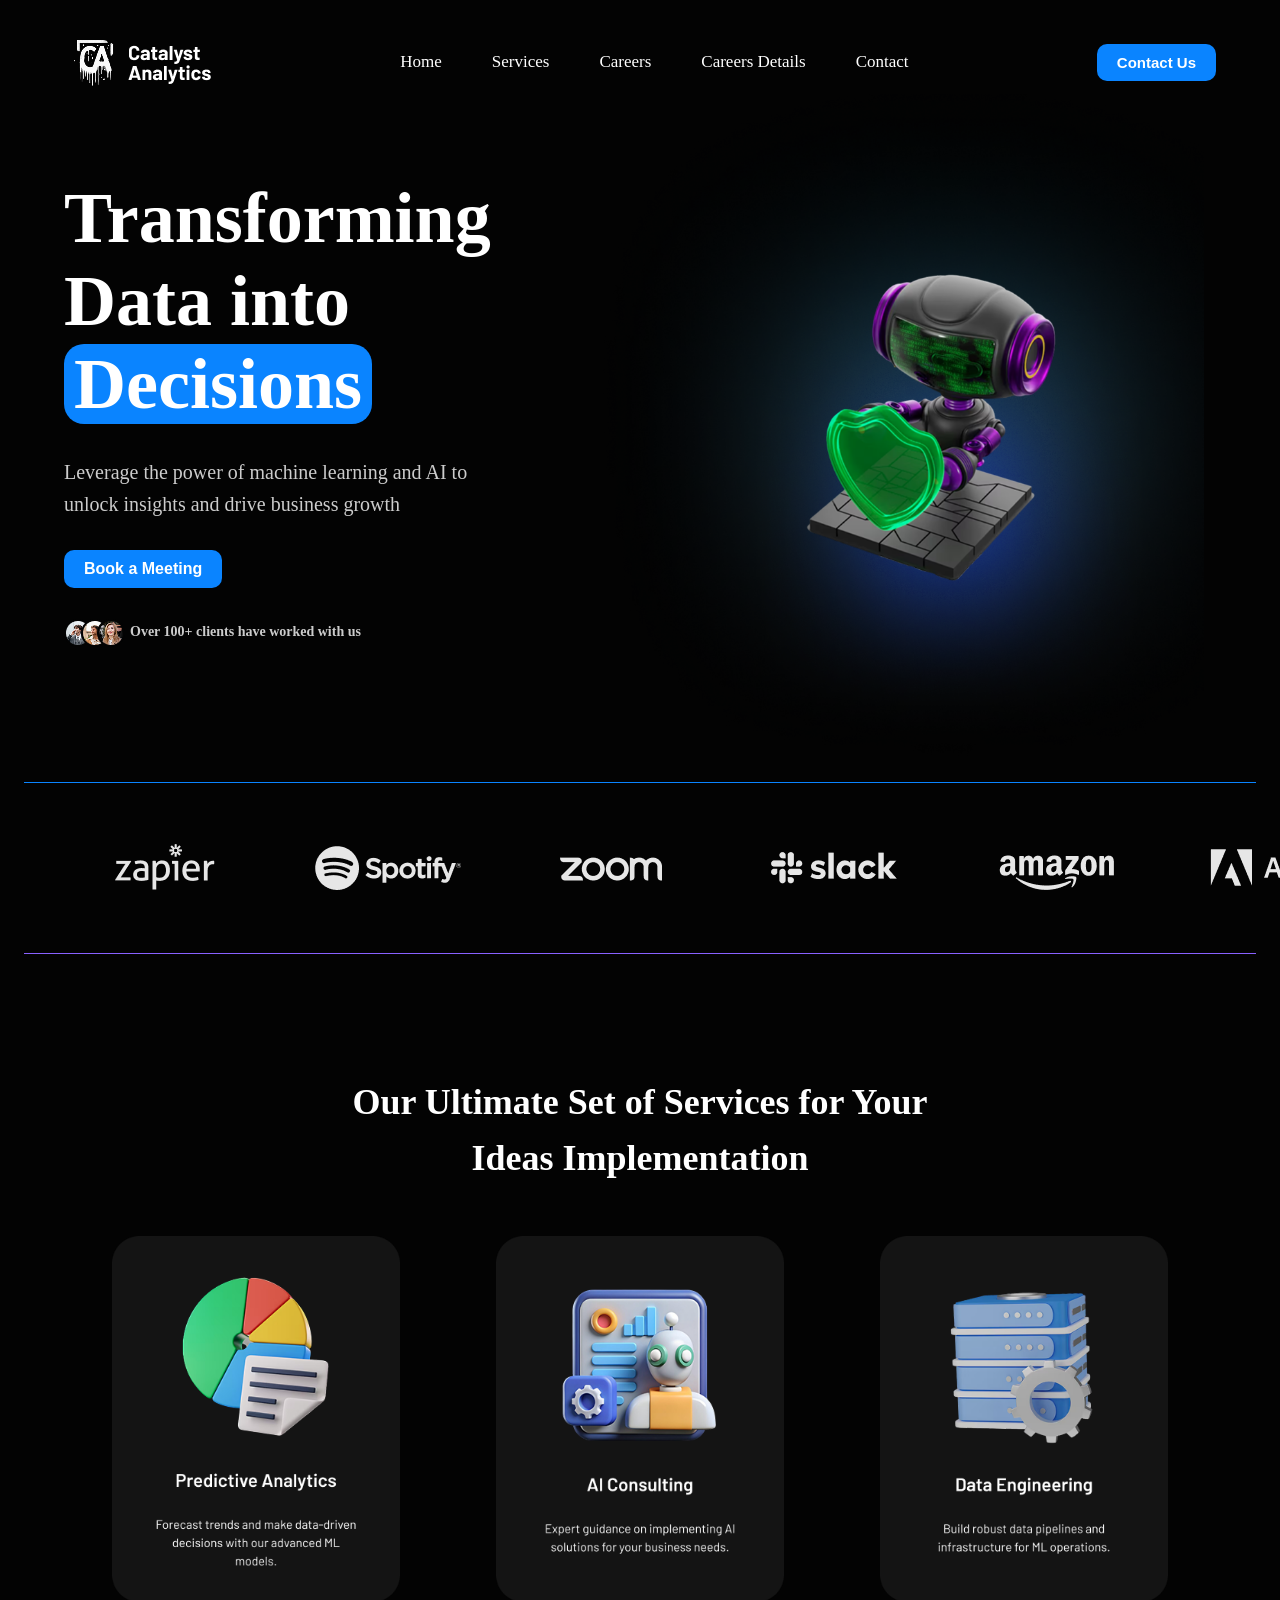
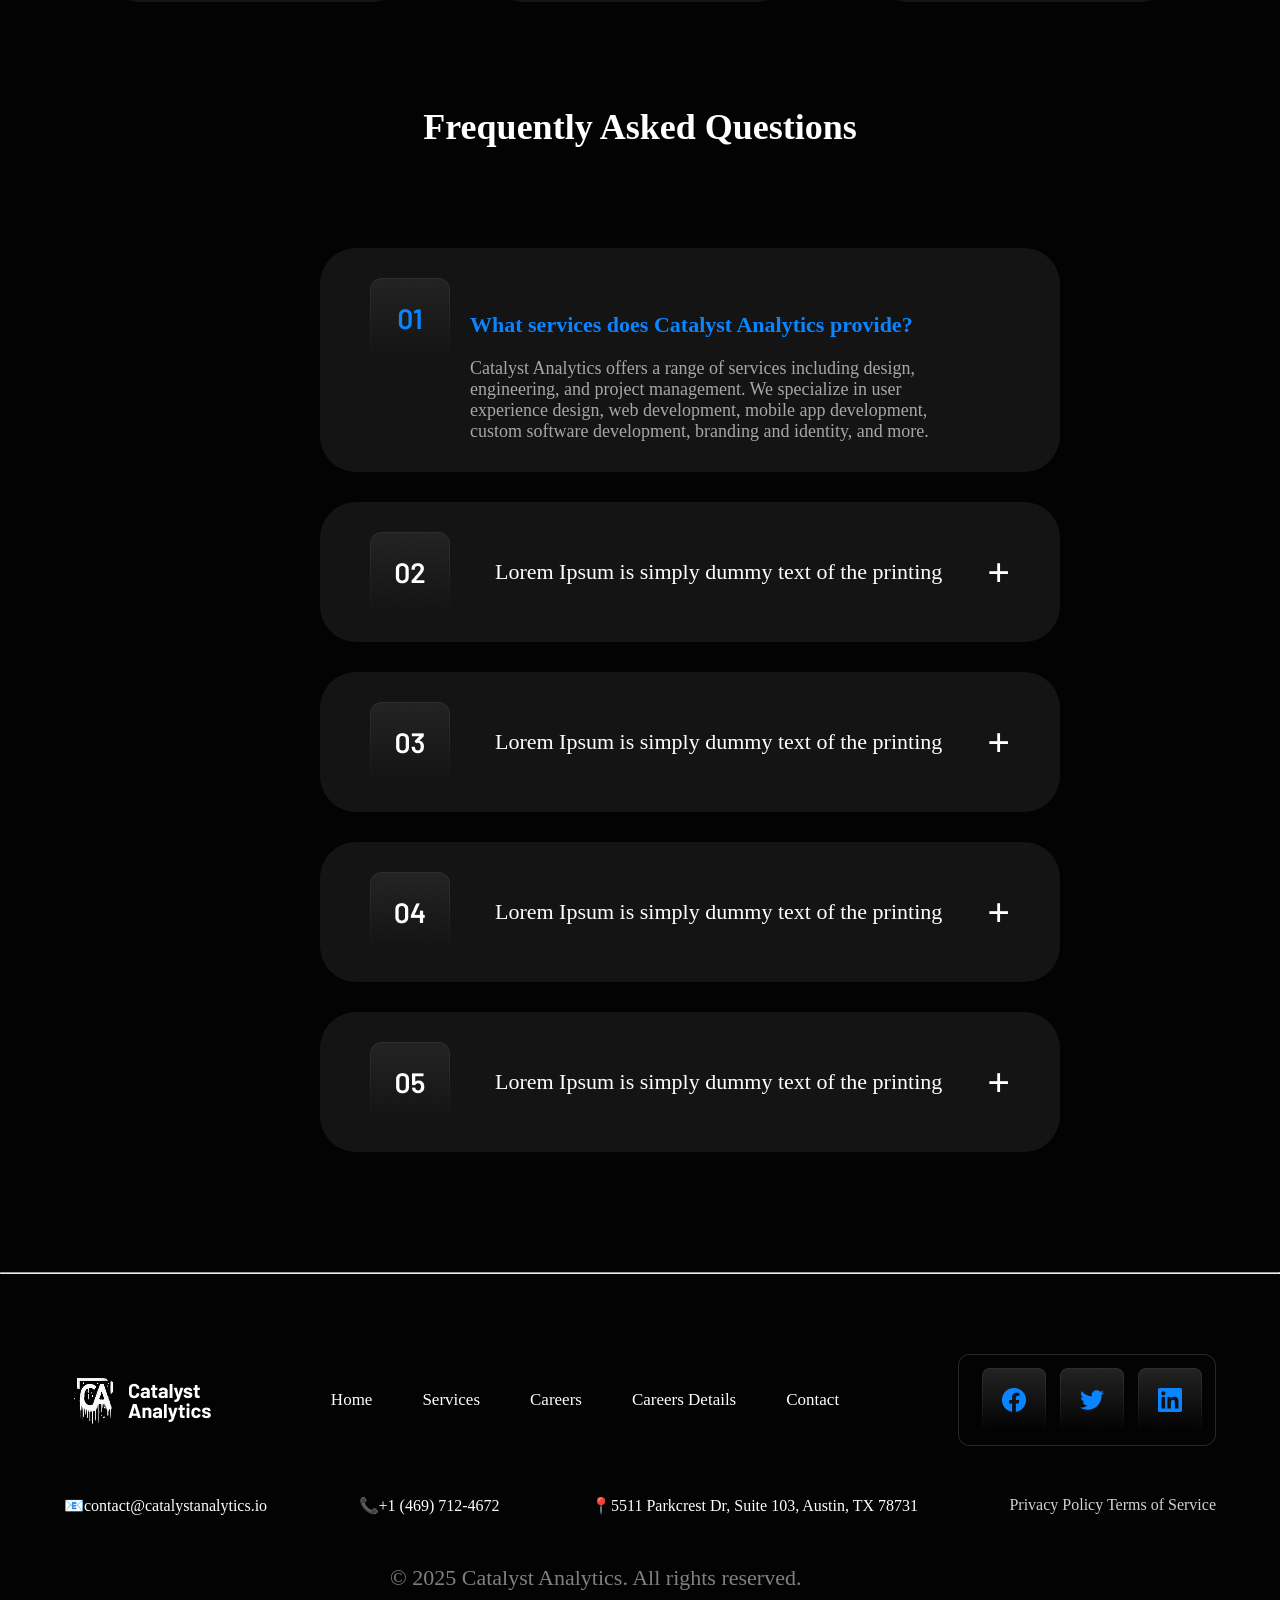
<file: index.html>
<!DOCTYPE html>
<html lang="en">

<head>
    <meta charset="UTF-8">
    <meta name="viewport" content="width=device-width, initial-scale=1.0">
    <title>Document</title>
    <link rel="stylesheet" href="style.css">
</head>

<body>

    <div class="header">
        <img src="/img/Logo (2).png" alt="Logo">
        <div class="mid">
            <a href="/index.html">Home</a>
            <a href="/services.html">Services</a>
            <a href="/career.html">Careers</a>
            <a href="/det.html">Careers Details</a>
            <a href="">Contact</a>
        </div>
        <button>Contact Us</button>
    </div>
    <div class="info">
        <div class="infotext">
            <h1>Transforming Data into <span
                    style="background-color: #0A84FF; border-radius: 20px; padding: 0px 10px;">Decisions</span></h1>
            <p>Leverage the power of machine learning and AI to unlock insights and drive business growth</p>
            <button>Book a Meeting</button>
            <div class="clients">
                <img src="/img/Group 20.png" alt="">
                <p>Over 100+ clients have worked with us</p>
            </div>
        </div>
        <div class="infoimg">
            <img src="/img/robot area.png" alt="">
        </div>
    </div>
    <div class="reklam">
        <img src="/img/Card.png" alt="">
        <img src="/img/Card (1).png" alt="">
        <img src="/img/Card (2).png" alt="">
        <img src="/img/Card (3).png" alt="">
        <img src="/img/Card (4).png" alt="">
        <img src="/img/Card (5).png" alt="">
    </div>
    <h1
        style="width: 580px; font-size: 36px; margin: auto; text-align: center; margin-top: 120px; line-height: 56px; font-weight: 600; margin-bottom: 50px;">
        Our Ultimate Set of Services for Your Ideas Implementation</h1>

    <div class="nastroyka">
        <div class="box"><img src="/img/Frame 19.png" alt=""></div>
        <div class="box"><img src="/img/Frame 20.png" alt=""></div>
        <div class="box"><img src="/img/Frame 21.png" alt=""></div>
    </div>
    <div class="questions">
        <h1>Frequently Asked Questions</h1>
        <div class="lorem1">
            <img src="/img/Container.png" alt="">
            <h3>What services does Catalyst Analytics provide?</h3>
            <p>Catalyst Analytics offers a range of services including design, engineering, and project management. We
                specialize in user experience design, web development, mobile app development, custom software
                development, branding and identity, and more.</p>

        </div>
        <div class="lorem">
            <img src="img/Container (1).png" alt="">
            <p>Lorem Ipsum is simply dummy text of the printing </p>
            <h2>+</h2>
        </div>
        <div class="lorem">
            <img src="/img/Container (2).png" alt="">
            <p>Lorem Ipsum is simply dummy text of the printing </p>
            <h2>+</h2>
        </div>
        <div class="lorem">
            <img src="/img/Container (3).png" alt="">
            <p>Lorem Ipsum is simply dummy text of the printing </p>
            <h2>+</h2>
        </div>
        <div class="lorem">
            <img src="img/Container (4).png" alt="">
            <p>Lorem Ipsum is simply dummy text of the printing </p>
            <h2>+</h2>
        </div>
    </div>
    <hr style="color: lightgray; margin-top: 30px;margin-bottom: 80px;">
    <div class="header">
        <img src="/img/Logo (2).png" alt="Logo">
        <div class="mid">
            <a href="">Home</a>
            <a href="">Services</a>
            <a href="">Careers</a>
            <a href="">Careers Details</a>
            <a href="">Contact</a>
        </div>
        <img src="img/Sub Container.png" alt="">
    </div>

    <div class="futer">
        <p>📧contact@catalystanalytics.io</p>
        <p>📞+1 (469) 712-4672</p>
        <p>📍5511 Parkcrest Dr, Suite 103, Austin, TX 78731</p>
        <p style="color: lightgray;">Privacy Policy Terms of Service</p>
    </div>
    <p style="font-size: 22px;  margin: auto; margin-top: 50px; width: 500px; color: gray;margin-bottom: 80px;">© 2025 Catalyst Analytics. All rights reserved.</p>
</body>

</html>
</file>
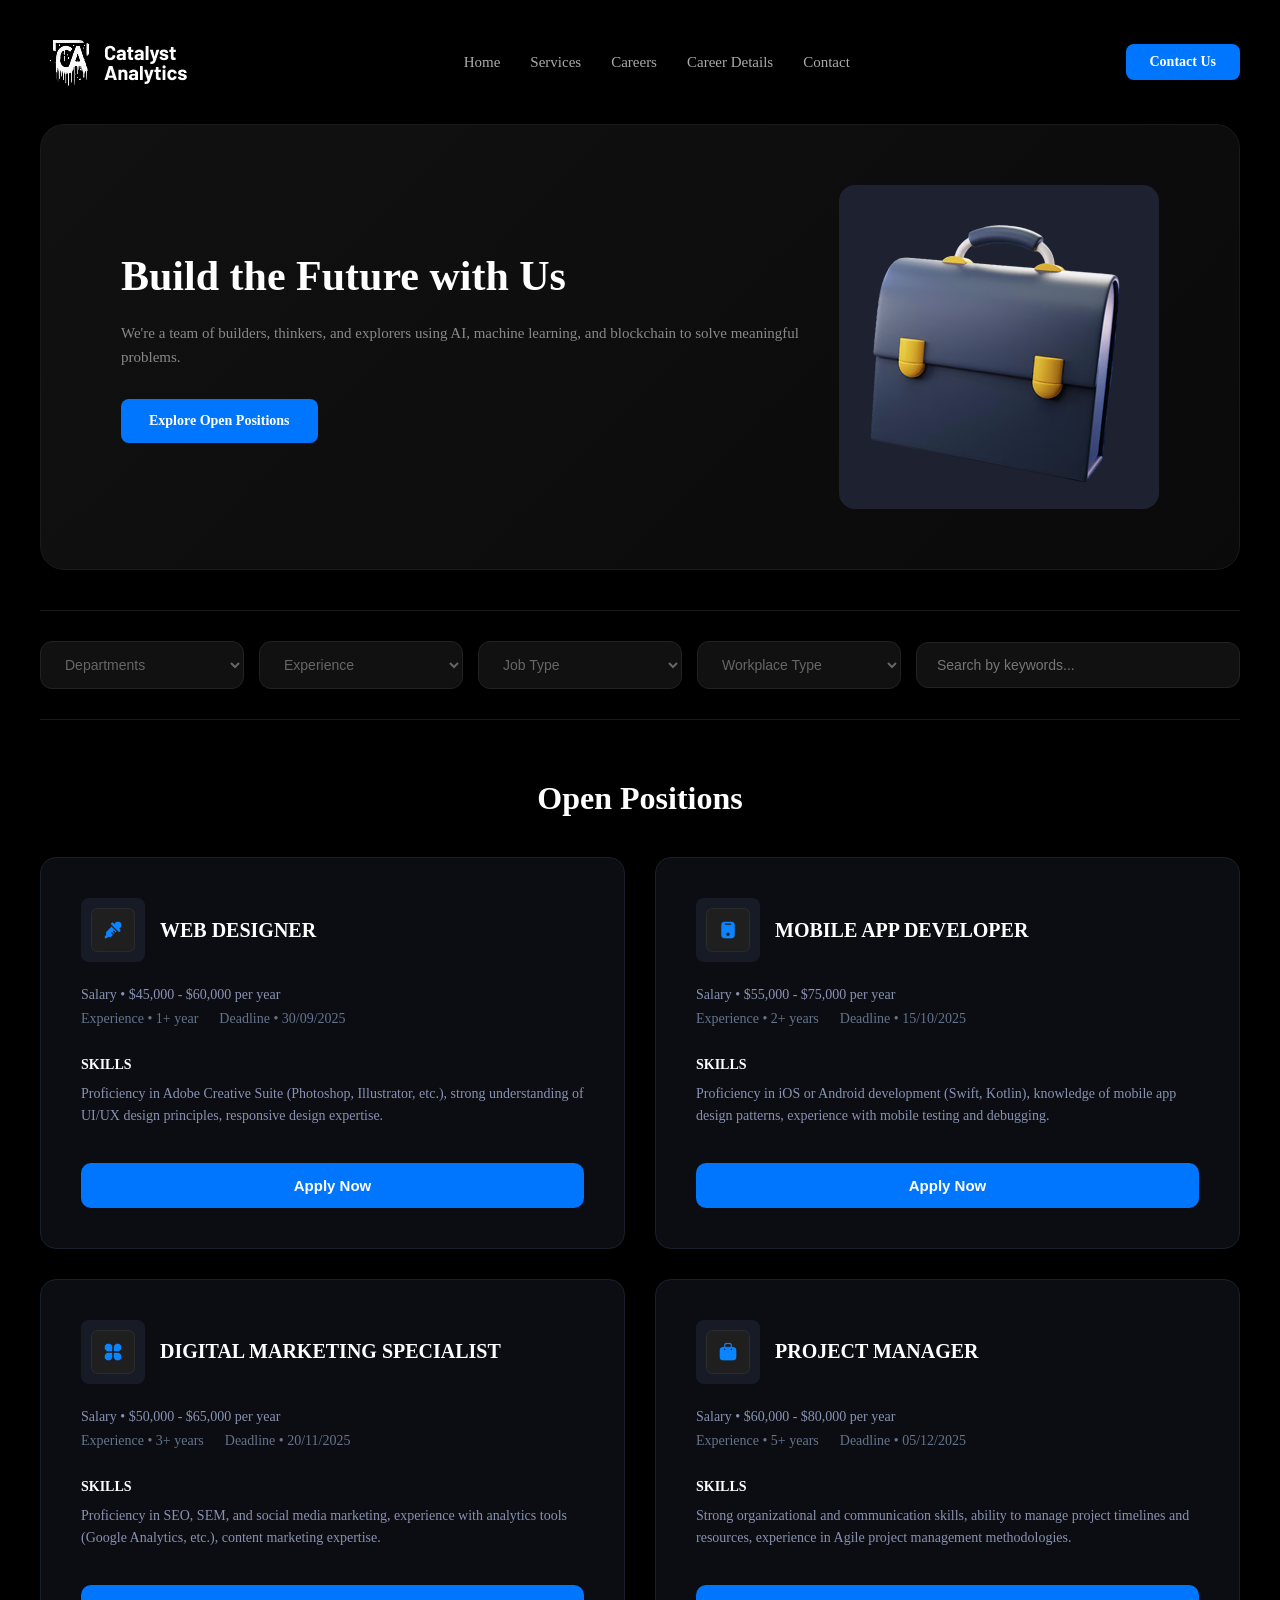
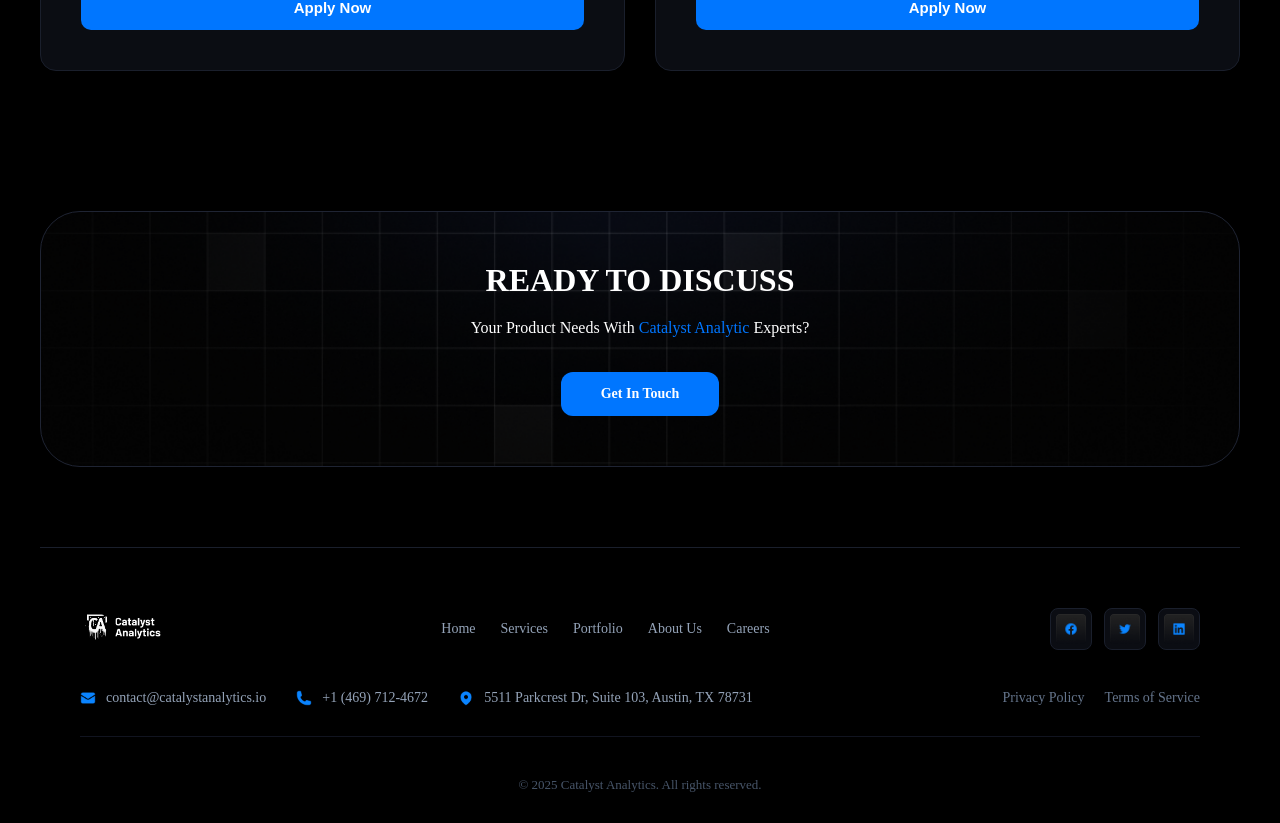
<file: career.html>
<!doctype html>
<html lang="en">
  <head>
    <meta charset="UTF-8" />
    <meta name="viewport" content="width=device-width, initial-scale=1.0" />
    <title>Catalyst Analytics - Careers</title>

    <link rel="stylesheet" href="career.css" />
  </head>
  <body>
    <div class="header">
      <div class="logo">
        <img src="./img/career.Logo (1).png" alt="" />
      </div>
      <nav>
        <a href="./index.html">Home</a>
        <a href="./services.html">Services</a>
        <a href="./career.html">Careers</a>
        <a href="/det.html">Career Details</a>
        <a href="">Contact</a>
      </nav>
      <a href="#" class="btn-contact">Contact Us</a>
    </div>

    <div class="main">
      <div class="hero-container">
        <div class="hero-content">
          <h1>Build the Future with Us</h1>
          <p>
            We're a team of builders, thinkers, and explorers using AI, machine
            learning, and blockchain to solve meaningful problems.
          </p>
          <a href="" class="btn-explore">Explore Open Positions</a>
        </div>
        <div class="hero-image-mock">
          <img src="./img/career.calogo1 2.png" alt="" />
        </div>
      </div>

      <div class="filters-bar">
        <select class="filter-select">
          <option>Departments</option>
        </select>
        <select class="filter-select">
          <option>Experience</option>
        </select>
        <select class="filter-select">
          <option>Job Type</option>
        </select>
        <select class="filter-select">
          <option>Workplace Type</option>
        </select>
        <div class="search-wrapper">
          <input
            type="text"
            class="search-input"
            placeholder="Search by keywords..."
          />
        </div>
      </div>
    </div>

    <div class="open-positions-section">
      <h2 class="section-title">Open Positions</h2>

      <div class="positions-grid">
        <a href="" class="position-card">
          <div class="card-header">
            <div class="card-icon">
              <img src="./img/career.Icon Container.png" alt="Web Designer" />
            </div>
            <h3>WEB DESIGNER</h3>
          </div>
          <div class="card-meta">Salary • $45,000 - $60,000 per year</div>
          <div class="card-details">
            Experience • 1+ year &nbsp;&nbsp;&nbsp;&nbsp; Deadline • 30/09/2025
          </div>
          <div class="card-skills">
            <h4>SKILLS</h4>
            <p>
              Proficiency in Adobe Creative Suite (Photoshop, Illustrator,
              etc.), strong understanding of UI/UX design principles, responsive
              design expertise.
            </p>
          </div>
          <button class="btn-apply">Apply Now</button>
        </a>

        <a href="" class="position-card">
          <div class="card-header">
            <div class="card-icon">
              <img
                src="./img/career.Icon Container (1).png"
                alt="Mobile Developer"
              />
            </div>
            <h3>MOBILE APP DEVELOPER</h3>
          </div>
          <div class="card-meta">Salary • $55,000 - $75,000 per year</div>
          <div class="card-details">
            Experience • 2+ years &nbsp;&nbsp;&nbsp;&nbsp; Deadline • 15/10/2025
          </div>
          <div class="card-skills">
            <h4>SKILLS</h4>
            <p>
              Proficiency in iOS or Android development (Swift, Kotlin),
              knowledge of mobile app design patterns, experience with mobile
              testing and debugging.
            </p>
          </div>
          <button class="btn-apply">Apply Now</button>
        </a>

        <a href="" class="position-card">
          <div class="card-header">
            <div class="card-icon">
              <img
                src="./img/career.Icon Container (2).png"
                alt="Digital Marketing"
              />
            </div>
            <h3>DIGITAL MARKETING SPECIALIST</h3>
          </div>
          <div class="card-meta">Salary • $50,000 - $65,000 per year</div>
          <div class="card-details">
            Experience • 3+ years &nbsp;&nbsp;&nbsp;&nbsp; Deadline • 20/11/2025
          </div>
          <div class="card-skills">
            <h4>SKILLS</h4>
            <p>
              Proficiency in SEO, SEM, and social media marketing, experience
              with analytics tools (Google Analytics, etc.), content marketing
              expertise.
            </p>
          </div>
          <button class="btn-apply">Apply Now</button>
        </a>

        <a href="" class="position-card">
          <div class="card-header">
            <div class="card-icon">
              <img
                src="./img/career.Icon Container (3).png"
                alt="Project Manager"
              />
            </div>
            <h3>PROJECT MANAGER</h3>
          </div>
          <div class="card-meta">Salary • $60,000 - $80,000 per year</div>
          <div class="card-details">
            Experience • 5+ years &nbsp;&nbsp;&nbsp;&nbsp; Deadline • 05/12/2025
          </div>
          <div class="card-skills">
            <h4>SKILLS</h4>
            <p>
              Strong organizational and communication skills, ability to manage
              project timelines and resources, experience in Agile project
              management methodologies.
            </p>
          </div>
          <button class="btn-apply">Apply Now</button>
        </a>
      </div>
    </div>

    <div class="discuss-section">
      <div class="discuss-card">
        <h2>READY TO DISCUSS</h2>
        <p>
          Your Product Needs With
          <span class="highlight-blue">Catalyst Analytic</span> Experts?
        </p>
        <a href="" class="btn-touch">Get In Touch</a>
      </div>
    </div>

    <div class="site-footer">
      <div class="footer-container">
        <div class="footer-row-top">
          <div class="footer-logo">
            <img src="./img/career.Logo (1).png" alt="Catalyst Analytics" />
          </div>

          <nav class="footer-nav">
            <a href="">Home</a>
            <a href="">Services</a>
            <a href="">Portfolio</a>
            <a href="">About Us</a>
            <a href="">Careers</a>
          </nav>

          <div class="footer-socials">
            <a href="" class="social-box"
              ><img src="./img/career.Button.png" alt="Facebook"
            /></a>
            <a href="" class="social-box"
              ><img src="./img/career.Button (2).png" alt="Twitter"
            /></a>
            <a href="" class="social-box"
              ><img src="./img/career.Button (1).png" alt="LinkedIn"
            /></a>
          </div>
        </div>

        <div class="footer-row-middle">
          <div class="footer-contacts">
            <a href="mailto:contact@catalystanalytics.io" class="contact-item">
              <img
                src="./img/career.Icon (4).png"
                alt="Email"
                class="contact-icon"
              />
              <span>contact@catalystanalytics.io</span>
            </a>
            <a href="tel:+14697124672" class="contact-item">
              <img
                src="./img/career.Icon (3).png"
                alt="Phone"
                class="contact-icon"
              />
              <span>+1 (469) 712-4672</span>
            </a>
            <div class="contact-item">
              <img
                src="./img/career.Icon (2).png"
                alt="Location"
                class="contact-icon"
              />
              <span>5511 Parkcrest Dr, Suite 103, Austin, TX 78731</span>
            </div>
          </div>

          <div class="footer-legal">
            <a href="">Privacy Policy</a>
            <a href="">Terms of Service</a>
          </div>
        </div>

        <div class="footer-row-bottom">
          <p>&copy; 2025 Catalyst Analytics. All rights reserved.</p>
        </div>
      </div>
    </div>
  </body>
</html>
</file>
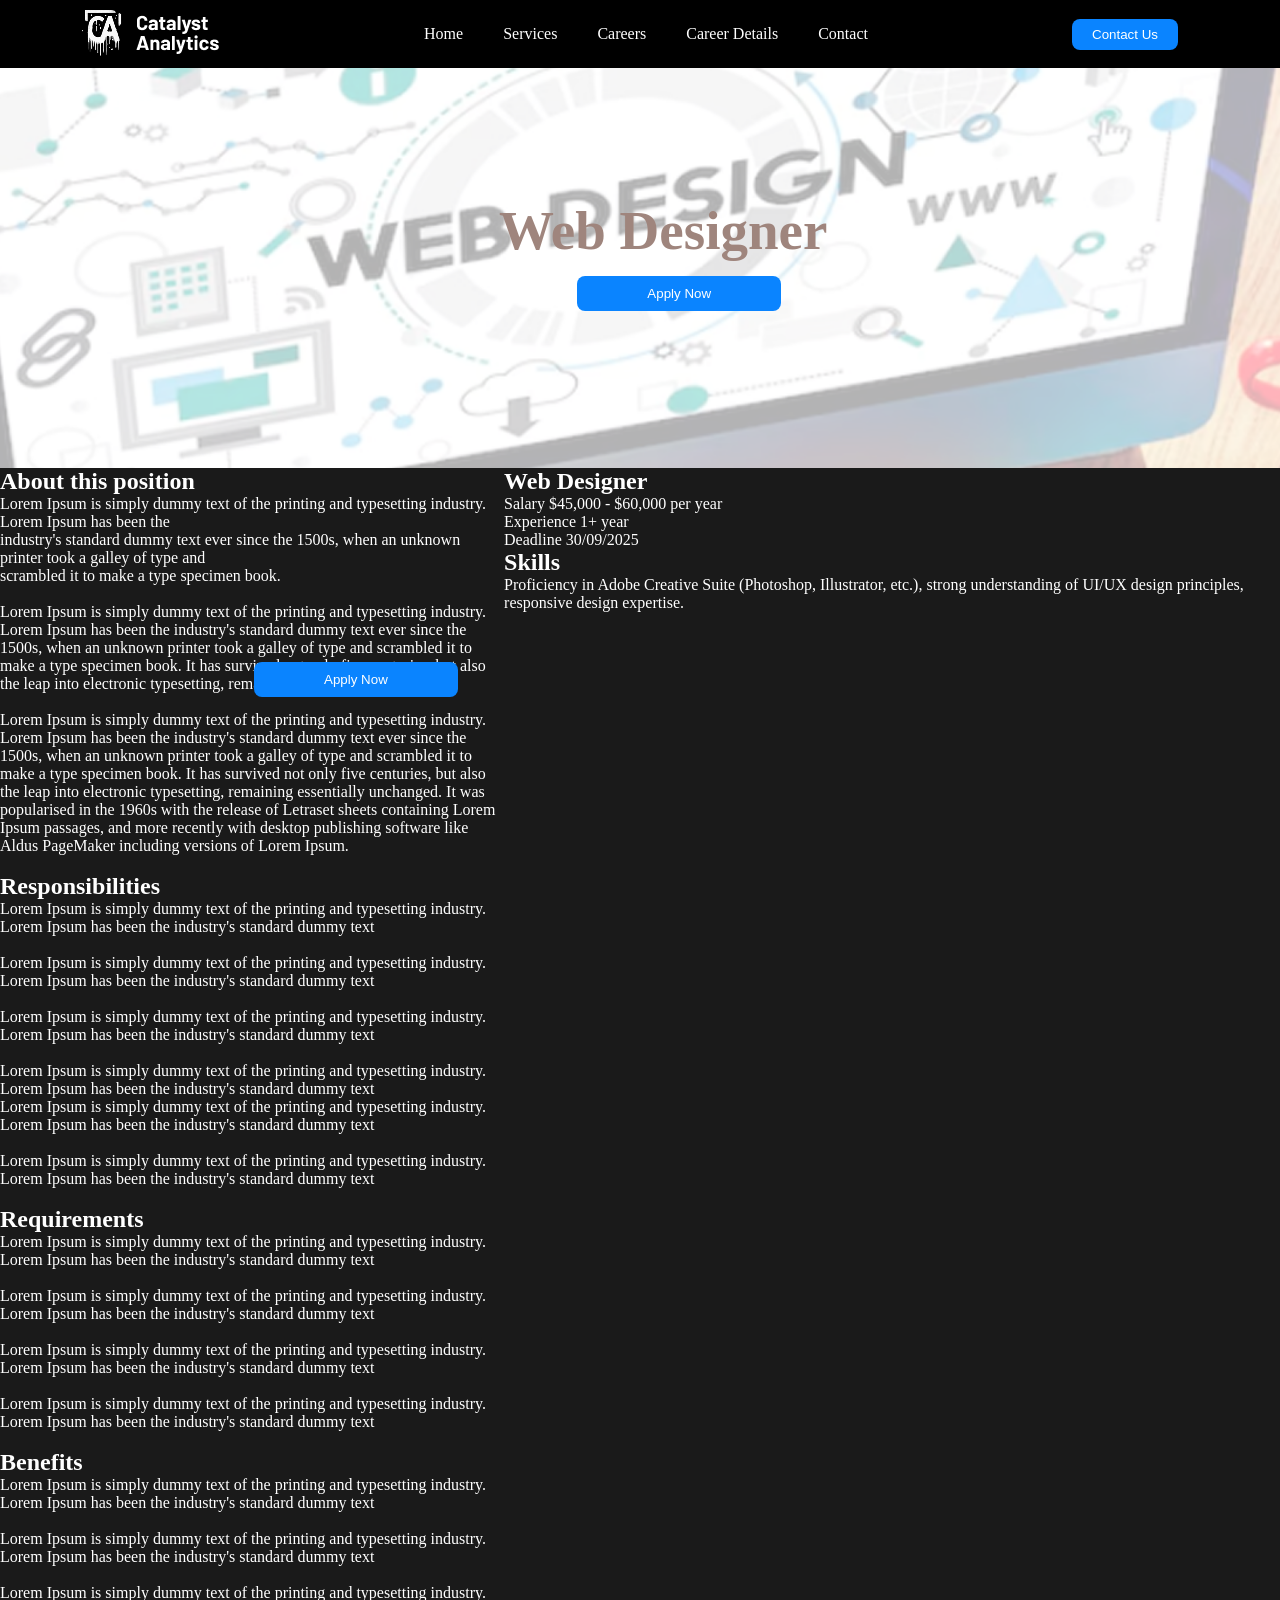
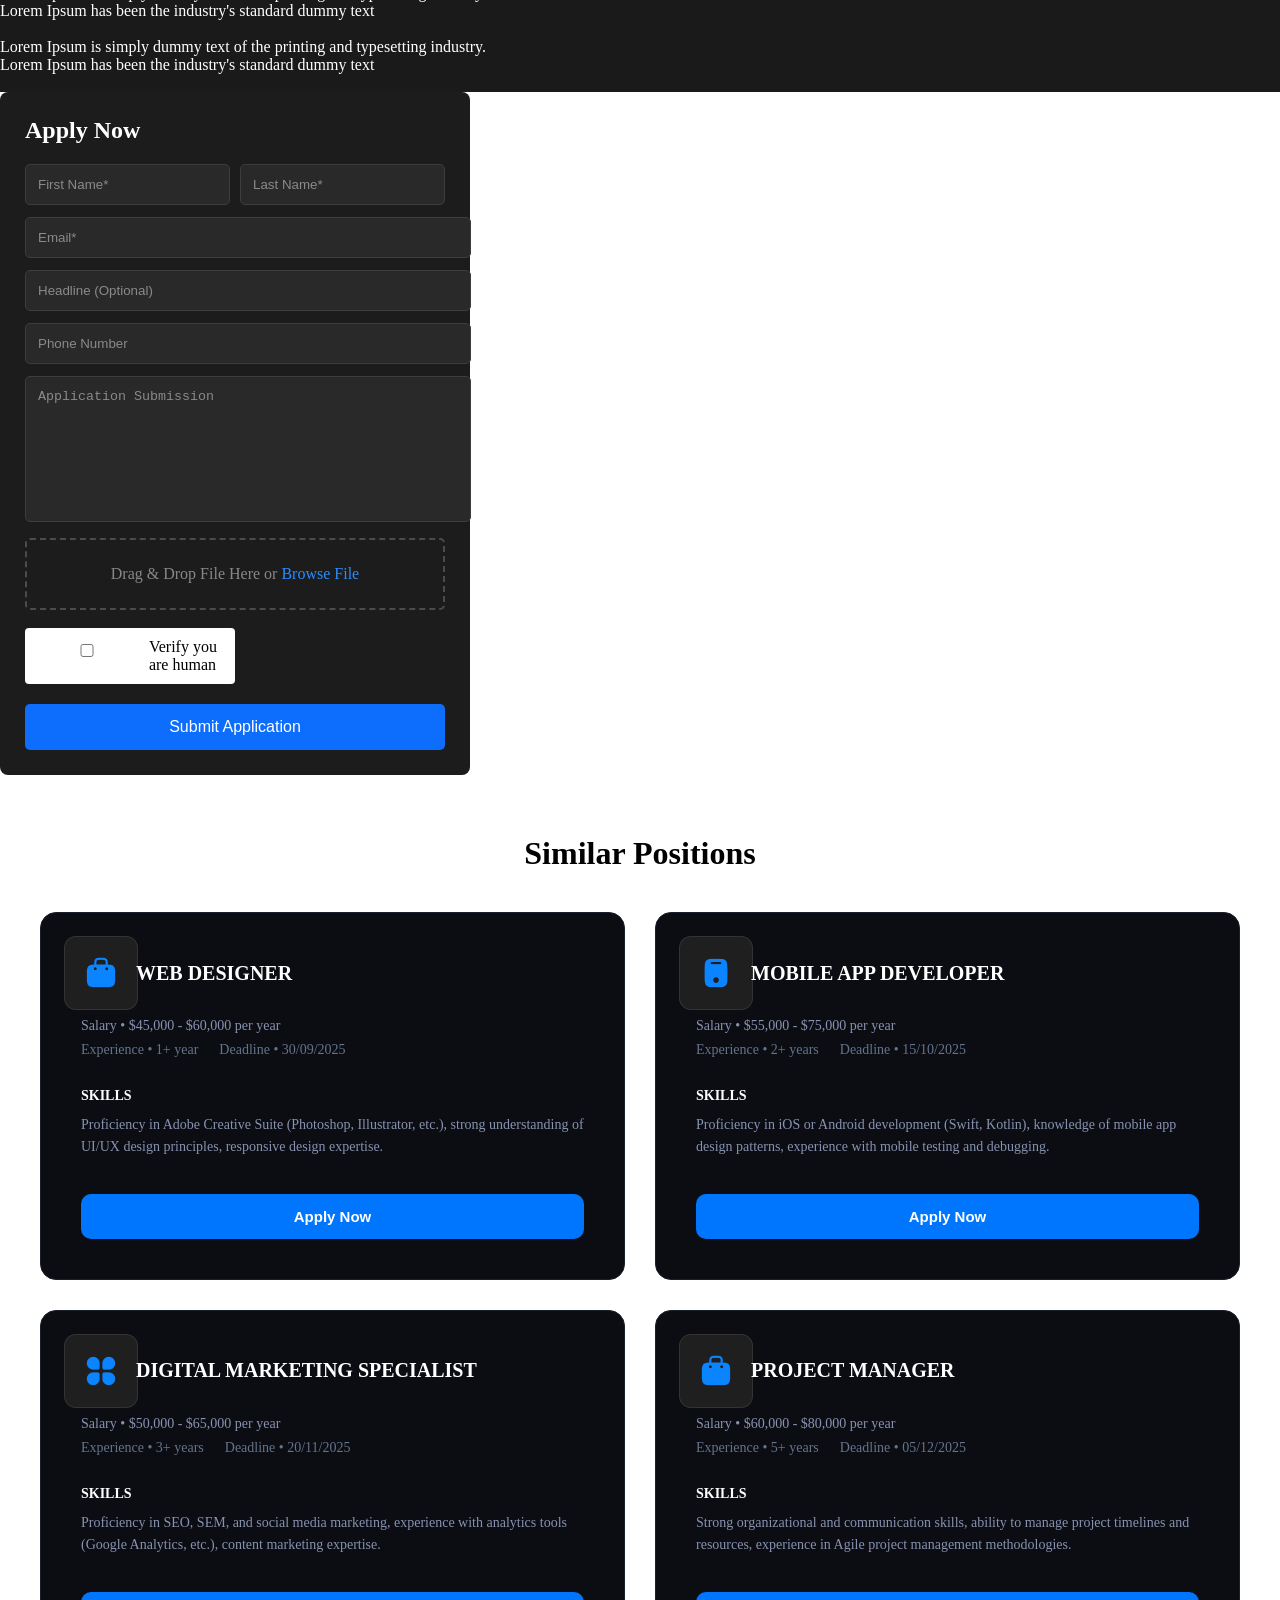
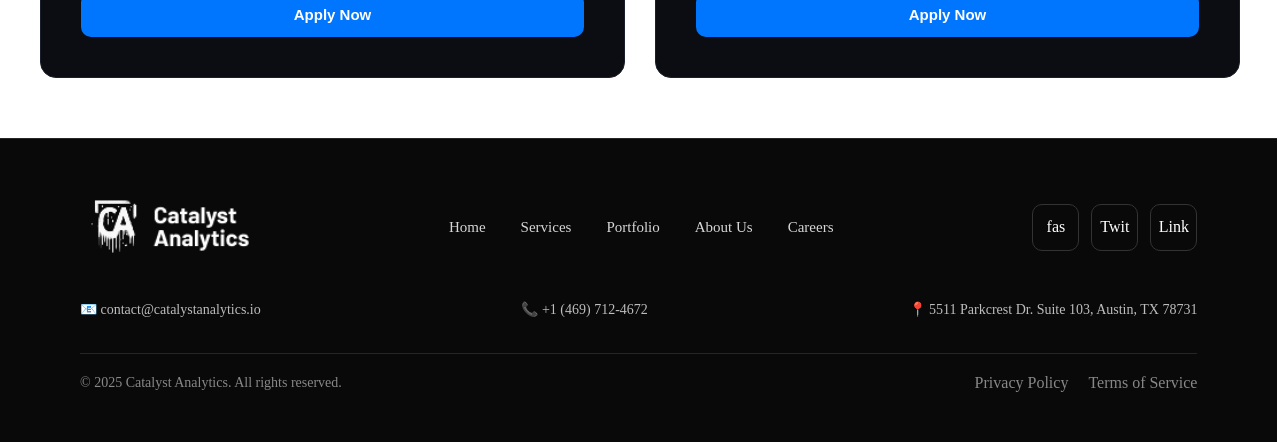
<file: det.html>
<!DOCTYPE html>
<html lang="en">

<head>
    <meta charset="UTF-8">
    <meta name="viewport" content="width=device-width, initial-scale=1.0">
    <title>Document</title>
    <link rel="stylesheet" href="det.css">
</head>

<body>

    <section>
        <div class="header">
            <div class="analytik">
                <img src="./img/career_analytickc.png" alt="Analytik">
            </div>
            <div class="menu">
                <a href="/index.html">Home</a>
                <a href="/services.html">Services</a>
                <a href="/career.html">Careers</a>
                <a href="/det.html">Career Details</a>
                <a href="">Contact</a>
            </div>
            <div class="btn">
                <button class="btn_1">Contact Us</button>
            </div>
        </div>
    </section>
    <section>
        <div class="container">
            <div class="web_img">
                <h1>Web Designer</h1>
                <button class="btn_2">Apply Now</button>
            </div>
        </div>
    </section>
    <section>
        <div class="container_2_all">
            <div class="container_2">
                <div class="card_1">
                    <h1>About this position</h1>
                    <p>Lorem Ipsum is simply dummy text of the printing and typesetting industry. Lorem Ipsum has been
                        the <br> industry's standard dummy text ever since the 1500s, when an unknown printer took a
                        galley of type and <br>scrambled it to make a type specimen book. <br><br>
                    </p>
                    <p>
                        Lorem Ipsum is simply dummy text of the printing and typesetting industry. Lorem Ipsum has been
                        the industry's standard dummy text ever since the 1500s, when an unknown printer took a galley
                        of type and scrambled it to make a type specimen book. It has survived not only five centuries,
                        but also the leap into electronic typesetting, remaining essentially unchanged. <br><br>
                    </p>
                    <p>
                        Lorem Ipsum is simply dummy text of the printing and typesetting industry. Lorem Ipsum has been
                        the industry's standard dummy text ever since the 1500s, when an unknown printer took a galley
                        of type and scrambled it to make a type specimen book. It has survived not only five centuries,
                        but also the leap into electronic typesetting, remaining essentially unchanged. It was
                        popularised in the 1960s with the release of Letraset sheets containing Lorem Ipsum passages,
                        and more recently with desktop publishing software like Aldus PageMaker including versions of
                        Lorem Ipsum. <br><br>
                    </p>
                </div>
                <div class="card_2">
                    <h1>Responsibilities</h1>
                    <p>
                        Lorem Ipsum is simply dummy text of the printing and typesetting industry. Lorem Ipsum has been
                        the industry's standard dummy text <br><br>
                    </p>
                    <p>
                        Lorem Ipsum is simply dummy text of the printing and typesetting industry. Lorem Ipsum has been
                        the industry's standard dummy text <br><br>
                    </p>
                    <p>
                        Lorem Ipsum is simply dummy text of the printing and typesetting industry. Lorem Ipsum has been
                        the industry's standard dummy text <br><br>
                    </p>
                    <p>
                        Lorem Ipsum is simply dummy text of the printing and typesetting industry. Lorem Ipsum has been
                        the industry's standard dummy text <br>
                    </p>
                    <p>
                        Lorem Ipsum is simply dummy text of the printing and typesetting industry. Lorem Ipsum has been
                        the industry's standard dummy text <br><br>
                    </p>
                    <p>
                        Lorem Ipsum is simply dummy text of the printing and typesetting industry. Lorem Ipsum has been
                        the industry's standard dummy text <br><br>
                    </p>
                </div>
                <div class="card_3">
                    <h1>Requirements</h1>
                    <p>
                        Lorem Ipsum is simply dummy text of the printing and typesetting industry. Lorem Ipsum has been
                        the industry's standard dummy text <br><br>
                    </p>
                    <p>
                        Lorem Ipsum is simply dummy text of the printing and typesetting industry. Lorem Ipsum has been
                        the industry's standard dummy text <br><br>
                    </p>
                    <p>
                        Lorem Ipsum is simply dummy text of the printing and typesetting industry. Lorem Ipsum has been
                        the industry's standard dummy text <br><br>
                    </p>
                    <p>
                        Lorem Ipsum is simply dummy text of the printing and typesetting industry. Lorem Ipsum has been
                        the industry's standard dummy text <br><br>
                    </p>
                </div>
                <div class="card_4">
                    <h1>Benefits</h1>
                    <p>
                        Lorem Ipsum is simply dummy text of the printing and typesetting industry. Lorem Ipsum has been
                        the industry's standard dummy text <br><br>
                    </p>
                    <p>
                        Lorem Ipsum is simply dummy text of the printing and typesetting industry. Lorem Ipsum has been
                        the industry's standard dummy text <br><br>
                    </p>
                    <p>
                        Lorem Ipsum is simply dummy text of the printing and typesetting industry. Lorem Ipsum has been
                        the industry's standard dummy text <br><br>
                    </p>
                    <p>
                        Lorem Ipsum is simply dummy text of the printing and typesetting industry. Lorem Ipsum has been
                        the industry's standard dummy text <br><br>
                    </p>
                </div>
            </div>
            <div class="neighbor_card">
                <div class="card_finish">
                    <h1>Web Designer</h1>
                    <p>Salary
                        $45,000 - $60,000 per year</p>
                    <p>
                        Experience
                        1+ year
                    </p>
                    <p>
                        Deadline
                        30/09/2025
                    </p>
                    <h2>Skills</h2>
                    <p>
                        Proficiency in Adobe Creative Suite (Photoshop, Illustrator, etc.), strong understanding of
                        UI/UX design principles, responsive design expertise.
                    </p>
                    <button class="btn_2">Apply Now</button>
                </div>
            </div>
        </div>
    </section>
    <section>
        <div class="apply-form">

            <h2>Apply Now</h2>

            <div class="name-group">
                <input type="text" placeholder="First Name*">
                <input type="text" placeholder="Last Name*">
            </div>

            <input type="email" placeholder="Email*">

            <input type="text" placeholder="Headline (Optional)">

            <input type="tel" placeholder="Phone Number">

            <textarea placeholder="Application Submission"></textarea>

            <div class="file-area">
                Drag & Drop File Here or
                <a href="#">Browse File</a>
            </div>

            <div class="robot-check">
                <input type="checkbox">
                <span>Verify you are human</span>
            </div>

            <button class="send-btn">
                Submit Application
            </button>

        </div>
    </section>
    <section>
        <div class="open-positions-section">
            <h2 class="section-title">Similar Positions</h2>

            <div class="positions-grid">
                <a href="" class="position-card">
                    <div class="card-header">
                        <div class="card-icon">
                            <img src="./img/Icon Container (3).png" alt="Web Designer" />
                        </div>
                        <h3>WEB DESIGNER</h3>
                    </div>
                    <div class="card-meta">Salary • $45,000 - $60,000 per year</div>
                    <div class="card-details">
                        Experience • 1+ year &nbsp;&nbsp;&nbsp;&nbsp; Deadline • 30/09/2025
                    </div>
                    <div class="card-skills">
                        <h4>SKILLS</h4>
                        <p>
                            Proficiency in Adobe Creative Suite (Photoshop, Illustrator,
                            etc.), strong understanding of UI/UX design principles, responsive
                            design expertise.
                        </p>
                    </div>
                    <button class="btn-apply">Apply Now</button>
                </a>

                <a href="" class="position-card">
                    <div class="card-header">
                        <div class="card-icon">
                            <img src="./img/Icon Container (1).png" alt="Mobile Developer" />
                        </div>
                        <h3>MOBILE APP DEVELOPER</h3>
                    </div>
                    <div class="card-meta">Salary • $55,000 - $75,000 per year</div>
                    <div class="card-details">
                        Experience • 2+ years &nbsp;&nbsp;&nbsp;&nbsp; Deadline • 15/10/2025
                    </div>
                    <div class="card-skills">
                        <h4>SKILLS</h4>
                        <p>
                            Proficiency in iOS or Android development (Swift, Kotlin),
                            knowledge of mobile app design patterns, experience with mobile
                            testing and debugging.
                        </p>
                    </div>
                    <button class="btn-apply">Apply Now</button>
                </a>

                <a href="" class="position-card">
                    <div class="card-header">
                        <div class="card-icon">
                            <img src="./img/Icon Container (2).png" alt="Digital Marketing" />
                        </div>
                        <h3>DIGITAL MARKETING SPECIALIST</h3>
                    </div>
                    <div class="card-meta">Salary • $50,000 - $65,000 per year</div>
                    <div class="card-details">
                        Experience • 3+ years &nbsp;&nbsp;&nbsp;&nbsp; Deadline • 20/11/2025
                    </div>
                    <div class="card-skills">
                        <h4>SKILLS</h4>
                        <p>
                            Proficiency in SEO, SEM, and social media marketing, experience
                            with analytics tools (Google Analytics, etc.), content marketing
                            expertise.
                        </p>
                    </div>
                    <button class="btn-apply">Apply Now</button>
                </a>

                <a href="" class="position-card">
                    <div class="card-header">
                        <div class="card-icon">
                            <img src="./img/Icon Container (3).png" alt="Project Manager" />
                        </div>
                        <h3>PROJECT MANAGER</h3>
                    </div>
                    <div class="card-meta">Salary • $60,000 - $80,000 per year</div>
                    <div class="card-details">
                        Experience • 5+ years &nbsp;&nbsp;&nbsp;&nbsp; Deadline • 05/12/2025
                    </div>
                    <div class="card-skills">
                        <h4>SKILLS</h4>
                        <p>
                            Strong organizational and communication skills, ability to manage
                            project timelines and resources, experience in Agile project
                            management methodologies.
                        </p>
                    </div>
                    <button class="btn-apply">Apply Now</button>
                </a>
            </div>
        </div>

    </section>
    <footer class="footer">

        <div class="footer-top">

            <div class="logo">
                <img src="/img/career_analytickc.png" alt="Logo">
            </div>

            <ul class="nav">
                <li><a href="#">Home</a></li>
                <li><a href="#">Services</a></li>
                <li><a href="#">Portfolio</a></li>
                <li><a href="#">About Us</a></li>
                <li><a href="#">Careers</a></li>
            </ul>

            <div class="social">
                <a href="#">fas</a>
                <a href="#">Twit</a>
                <a href="#">Link</a>
            </div>

        </div>

        <div class="footer-info">

            <p>📧 contact@catalystanalytics.io</p>

            <p>📞 +1 (469) 712-4672</p>

            <p>📍 5511 Parkcrest Dr. Suite 103, Austin, TX 78731</p>

        </div>

        <div class="footer-bottom">

            <p>© 2025 Catalyst Analytics. All rights reserved.</p>

            <div class="links">
                <a href="#">Privacy Policy</a>
                <a href="#">Terms of Service</a>
            </div>

        </div>

    </footer>
</body>

</html>
</file>
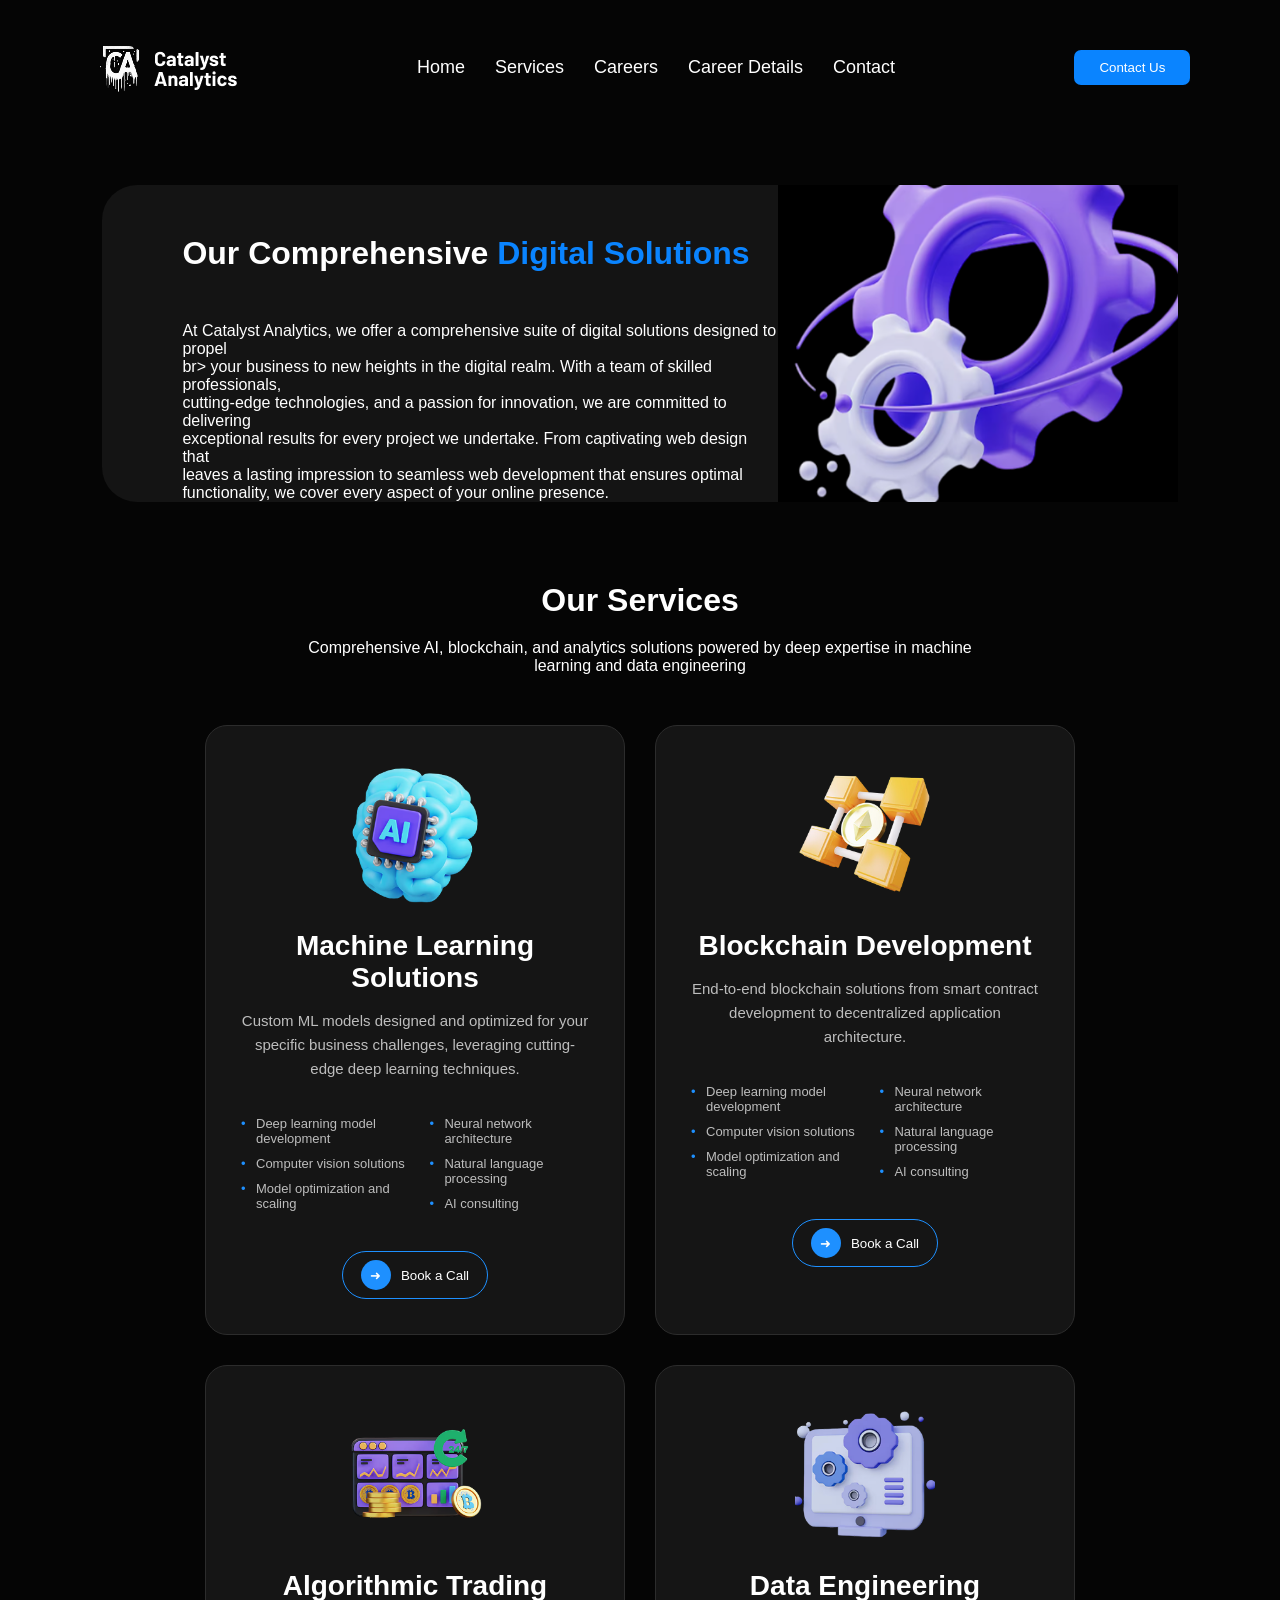
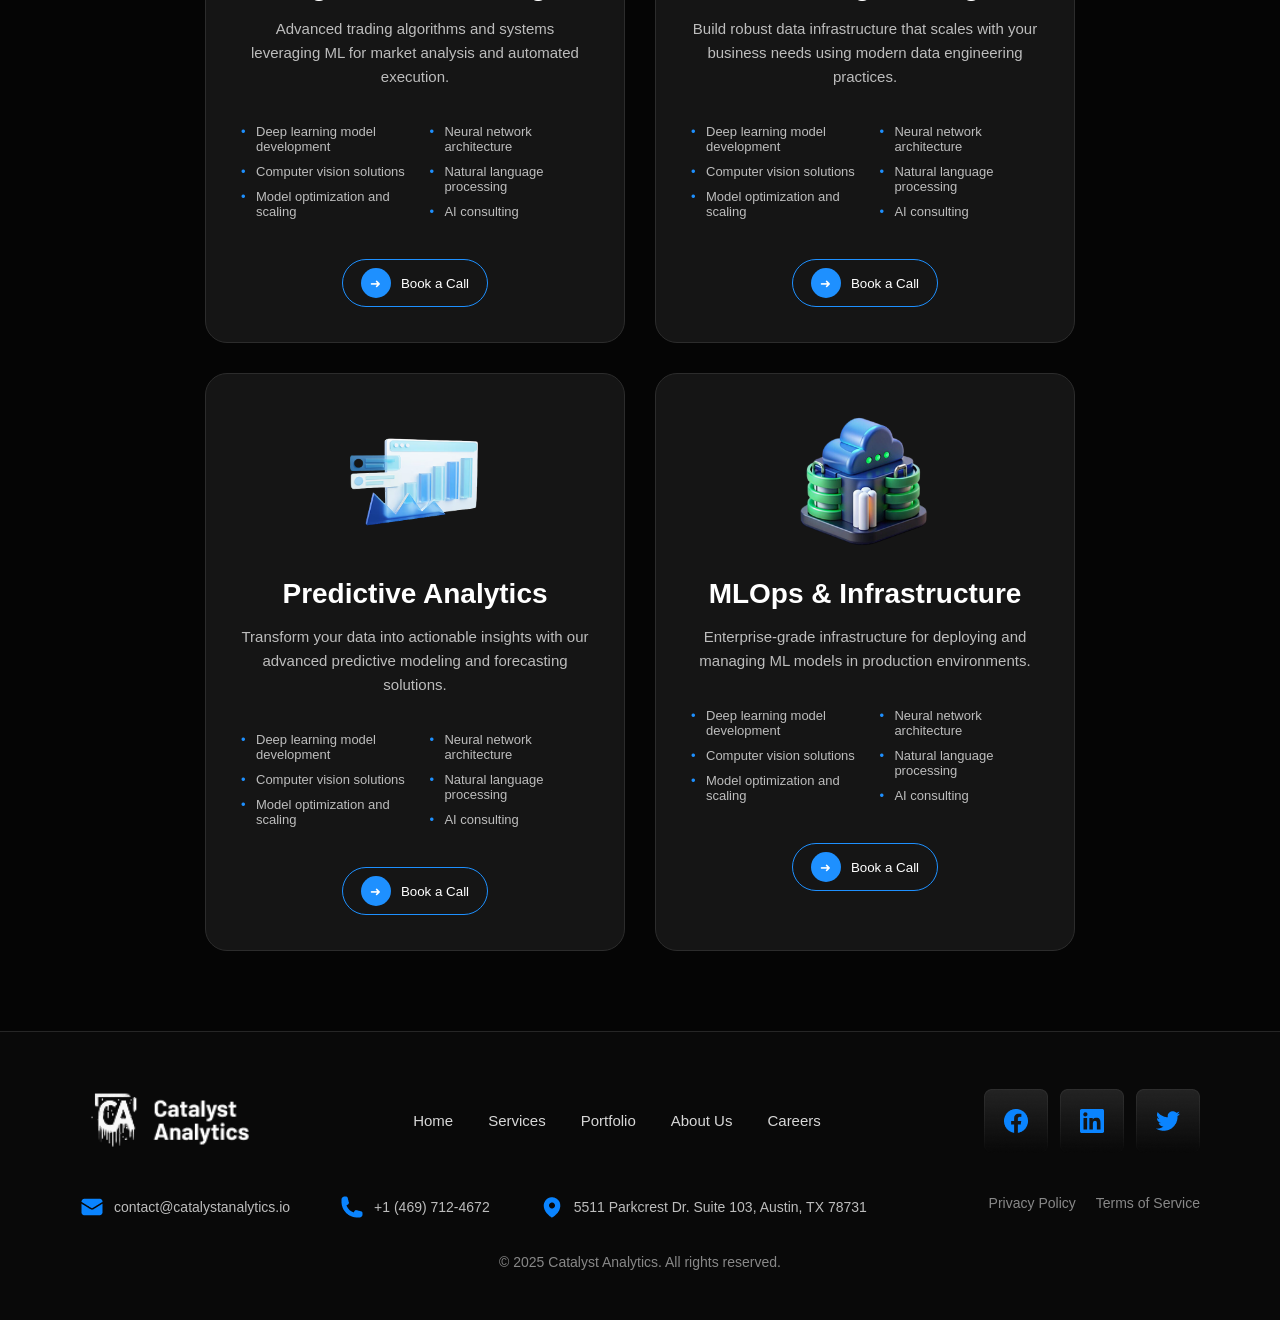
<file: services.html>
<!DOCTYPE html>
<html lang="en">

<head>
    <meta charset="UTF-8">
    <meta name="viewport" content="width=device-width, initial-scale=1.0">
    <title>Services</title>
    <link rel="stylesheet" href="services.css">
</head>

<body>

    <header class="servicesHdr">
        <img src="img/servicesLogo.png" alt="">
        <div class="hdrMenu">
            <a href="index.html">Home</a>
            <a href="services.html">Services</a>
            <a href="career.html">Careers</a>
            <a href="det.html">Career Details</a>
            <a href="">Contact</a>
        </div>
        <button>Contact Us</button>
    </header>

    <div class="banner">
        <div class="bannerLeft">
            <h1>Our Comprehensive <span>Digital Solutions</span></h1>
            <p>At Catalyst Analytics, we offer a comprehensive suite of digital solutions designed to propel</br>br>
                your
                business to new heights in the digital realm. With a team of skilled professionals,</br> cutting-edge
                technologies, and a passion for innovation, we are committed to delivering </br>exceptional results for
                every
                project we undertake. From captivating web design that </br>leaves a lasting impression to seamless web
                development that ensures optimal </br>functionality, we cover every aspect of your online presence.</p>
        </div>
        <img src="img/bannerImage.png" alt="">
    </div>

    <div class="ourServer">

        <h1>Our Services</h1>
        <p class="ourServerP">Comprehensive AI, blockchain, and analytics solutions powered by deep expertise in machine
            </br>learning and data
            engineering</p>

        <div class="allCards">

            <div class="card">
                <img src="img/servicesAI.png" alt="AI">

                <h2>Machine Learning Solutions</h2>

                <p>
                    Custom ML models designed and optimized for your specific
                    business challenges, leveraging cutting-edge deep learning
                    techniques.
                </p>

                <div class="list">
                    <ul>
                        <li>Deep learning model development</li>
                        <li>Computer vision solutions</li>
                        <li>Model optimization and scaling</li>
                    </ul>

                    <ul>
                        <li>Neural network architecture</li>
                        <li>Natural language processing</li>
                        <li>AI consulting</li>
                    </ul>
                </div>

                <button class="btn">
                    <span>➜</span>
                    Book a Call
                </button>
            </div>

            <div class="card">
                <img src="img/servicesGOLD.png" alt="AI">

                <h2>Blockchain Development</h2>

                <p>
                    End-to-end blockchain solutions from smart contract development to decentralized application
                    architecture.
                </p>

                <div class="list">
                    <ul>
                        <li>Deep learning model development</li>
                        <li>Computer vision solutions</li>
                        <li>Model optimization and scaling</li>
                    </ul>

                    <ul>
                        <li>Neural network architecture</li>
                        <li>Natural language processing</li>
                        <li>AI consulting</li>
                    </ul>
                </div>

                <button class="btn">
                    <span>➜</span>
                    Book a Call
                </button>
            </div>

            <div class="card">
                <img src="img/servicesMONY.png" alt="AI">

                <h2>Algorithmic Trading</h2>

                <p>
                    Advanced trading algorithms and systems leveraging ML for market analysis and automated execution.
                </p>

                <div class="list">
                    <ul>
                        <li>Deep learning model development</li>
                        <li>Computer vision solutions</li>
                        <li>Model optimization and scaling</li>
                    </ul>

                    <ul>
                        <li>Neural network architecture</li>
                        <li>Natural language processing</li>
                        <li>AI consulting</li>
                    </ul>
                </div>

                <button class="btn">
                    <span>➜</span>
                    Book a Call
                </button>
            </div>

            <div class="card">
                <img src="img/servicesNASTROY.png" alt="AI">

                <h2>Data Engineering</h2>

                <p>
                    Build robust data infrastructure that scales with your business needs using modern data engineering
                    practices.
                </p>

                <div class="list">
                    <ul>
                        <li>Deep learning model development</li>
                        <li>Computer vision solutions</li>
                        <li>Model optimization and scaling</li>
                    </ul>

                    <ul>
                        <li>Neural network architecture</li>
                        <li>Natural language processing</li>
                        <li>AI consulting</li>
                    </ul>
                </div>

                <button class="btn">
                    <span>➜</span>
                    Book a Call
                </button>
            </div>

            <div class="card">

                <img src="img/servicesCONTACT.png" alt="AI">

                <h2>Predictive Analytics</h2>

                <p>
                    Transform your data into actionable insights with our advanced predictive modeling and forecasting
                    solutions.
                </p>

                <div class="list">
                    <ul>
                        <li>Deep learning model development</li>
                        <li>Computer vision solutions</li>
                        <li>Model optimization and scaling</li>
                    </ul>

                    <ul>
                        <li>Neural network architecture</li>
                        <li>Natural language processing</li>
                        <li>AI consulting</li>
                    </ul>
                </div>

                <button class="btn">
                    <span>➜</span>
                    Book a Call
                </button>
            </div>

            <div class="card">
                <img src="img/servicesHOME.png" alt="AI">

                <h2>MLOps & Infrastructure</h2>

                <p>
                    Enterprise-grade infrastructure for deploying and managing ML models in production environments.
                </p>

                <div class="list">
                    <ul>
                        <li>Deep learning model development</li>
                        <li>Computer vision solutions</li>
                        <li>Model optimization and scaling</li>
                    </ul>

                    <ul>
                        <li>Neural network architecture</li>
                        <li>Natural language processing</li>
                        <li>AI consulting</li>
                    </ul>
                </div>

                <button class="btn">
                    <span>➜</span>
                    Book a Call
                </button>
            </div>

        </div>

    </div>

    <footer class="footer">

        <div class="footer-top">

            <div class="logo">
                <img src="img/servicesLogo.png" alt="Logo">
            </div>

            <ul class="nav">
                <li><a href="#">Home</a></li>
                <li><a href="#">Services</a></li>
                <li><a href="#">Portfolio</a></li>
                <li><a href="#">About Us</a></li>
                <li><a href="#">Careers</a></li>
            </ul>

            <div class="social">
                <img src="img/servicesBtnFaceBook.png" alt="">
                <img src="img/servicesBtnIN.png" alt="">
                <img src="img/servicesBtntwitter.png" alt="">
            </div>

        </div>

        <div class="footer-info">

            <div class="footer-info-left">
                <div>
                    <img src="img/servicesICONcmc.png" alt="">
                    <p> contact@catalystanalytics.io</p>
                </div>

                <div>
                    <img src="img/servicesICONtell.png" alt="">
                    <p>+1 (469) 712-4672</p>

                </div>
                <div>
                    <img src="img/servicesICONlocal.png" alt="">
                    <p>5511 Parkcrest Dr. Suite 103, Austin, TX 78731</p>

                </div>
            </div>

            <div class="links">
                <a href="#">Privacy Policy</a>
                <a href="#">Terms of Service</a>
            </div>
        </div>

        <div class="footer-bottom">

            <p>© 2025 Catalyst Analytics. All rights reserved.</p>


        </div>

    </footer>

</body>

</html>
</file>
<file: style.css>
*{
    margin: 0;
    padding: 0;
}
body {
    background: #030303;
    color: white;
}
.header{
    display: flex;
    width: 90%;
    justify-content: space-between;
    margin: auto;
    margin-top: 30px;
    align-items: center;
}
.mid{
    display: flex;
    gap: 50px;
    font-size: 17px;
}
.header button{
    font-size: 15px;
    color: white;
    background: #0A84FF;
    padding: 10px 20px;
    border: none;
    border-radius: 10px;
    font-weight: 600;
}
.mid a{
    color: white;
    text-decoration: none;
    font-weight: 400;
}
.info{
    width: 90%;
    margin: auto;
    /* margin-top: 50px; */
    display: flex;
    align-items: center;
}
.info h1{
    font-size: 72px;
    margin-top: -50px;
    /* line-height: 100%; */
    font-weight: 900;
}
.infotext{
    width: 44%;
}
.infoimg{
    width: 55%;

}
.infoimg img{
    width: 100%;
}
.infotext p{
    font-size: 20px;
    width: 80%;
    color: #FFFFFFCC;
    margin-top: 30px;
    line-height: 32px;
}   
.infotext button{
    background: #0A84FF;
    border:none;
    font-size: 16px;
    margin-top: 30px;
    margin-bottom: 30px;
    padding: 10px 20px;
    color: white;
    border-radius: 10px;
    font-weight: bold;
}
.clients{
    display: flex;
    align-items: center;
}
.clients p{
    margin-top: -2px;
    margin-left: 5px;
    font-size: 14px;
    font-weight: 600;
}
.reklam{
    padding: 40px;
    border: 1px solid #0A84FF ;
    border-right: none;
    border-left: none;
    border-bottom: 1px solid #8961FF;
    width: 90%;
    margin: auto;
    margin-bottom: 30px;
    display: flex;
    gap: 20px;
}
.nastroyka{
    display: flex;
    width: 90%;
    margin: auto;
    justify-content: space-around;
    margin-top: 50px;
}
.box img{
    width: 100%;
}
.box{
    width: 25%;
}
.questions{
    width: 50%;
    margin: auto;
}
.lorem{
    width: 100%;
    display: flex;
    align-items: center;
    justify-content: space-between;
    margin-top: 30px;
    background: #141414;
    padding: 30px 50px;
    border-radius: 36px;
}
.lorem p{
    font-size: 22px;
}
.lorem h2{
    font-size: 40px;
}
.questions{
    margin-top: 100px;
    margin-bottom: 120px;

}
.questions h1{
    text-align: center;
    font-size: 36px;
    font-weight: 600;
}
.lorem1 p{
    font-size: 18px;
    margin-left: 100px;
    color: #a8a6a6;
    width: 75%;

}
.lorem1{
    margin-top: 100px;
    background: #141414;
    padding: 30px 50px;
    border-radius: 36px;
    width: 100%;
}
.lorem1 h3{
    margin-left: 100px;
    margin-top: -50px;
    margin-bottom: 20px;
    font-size: 22px;
    color:  #0A84FF;

}
.futer{
    display: flex;
    width: 90%;
    margin:auto;
    margin-top: 50px;
    justify-content: space-between;
}
</file>
<file: career.css>
* {
  margin: 0;
  padding: 0;
}

body {
  background-color:black;
  color: white;
  padding: 0 40px;
}

.header {
  display: flex;
  justify-content: space-between;
  align-items: center;
  padding: 30px 0;
}

.logo {
  display: flex;
  align-items: center;
  gap: 10px;
  font-weight: 700;
  font-size: 18px;
}

.logo-icon {
  background: #111;
  border: 1px solid #333;
  padding: 6px 10px;
  border-radius: 6px;
  font-size: 14px;
}

nav {
  display: flex;
  gap: 30px;
}

nav a {
  color: #aaaaaa;
  text-decoration: none;
  font-size: 15px;
  transition: color 0.2s;
}

nav a:hover {
  color: white;
}

.btn-contact {
  background-color: #0076ff;
  color: white;
  text-decoration: none;
  padding: 10px 24px;
  border-radius: 8px;
  font-size: 14px;
  font-weight: 600;
}

.btn-contact:hover {
  background-color: #0056b3;
}

.hero-container {
  background: linear-gradient(135deg, #111111 0%, #0a0a0a 100%);
  border: 1px solid #1a1a1a;
  border-radius: 24px;
  display: flex;
  align-items: center;
  justify-content: space-between;
  padding: 60px 80px;
  margin-bottom: 40px;
  position: relative;
}



.hero-content h1 {
  font-size: 42px;
  font-weight: 700;
  margin-bottom: 20px;
  line-height: 1.2;
}

.hero-content p {
  color: #888888;
  font-size: 15px;
  line-height: 1.6;
  margin-bottom: 30px;
}

.btn-explore {
  background-color: #0076ff;
  color: white;
  text-decoration: none;
  padding: 14px 28px;
  border-radius: 8px;
  font-size: 14px;
  font-weight: 600;
  display: inline-block;
}

.btn-explore:hover {
  background-color: #0056b3;
}

.hero-image-mock {
  background: #1e2230;
  border-radius: 16px;
  position: relative;
}

.hero-image-mock::before, .hero-image-mock::after {
  position: absolute;
  background: #ffb800;
  width: 14px;
  height: 20px;
  top: 40%;
  border-radius: 3px;
}


.filters-bar {
  border-top: 1px solid #1a1a1a;
  border-bottom: 1px solid #1a1a1a;
  padding: 30px 0;
  display: flex;
  gap: 15px;
  align-items: center;
}

.filter-select {
  background-color: #111111;
  border: 1px solid #222222;
  color: #666666;
  padding: 14px 20px;
  border-radius: 12px;
  flex: 1;
  font-size: 14px;
}

.search-wrapper {
  flex: 2;
  position: relative;
  display: flex;
}

.search-input {
  background-color: #111111;
  border: 1px solid #222222;
  color: #ffffff;
  padding: 14px 20px;
  border-radius: 12px;
  width: 100%;
  font-size: 14px;
}

.search-btn {
  position: absolute;
  right: 6px;
  top: 6px;
  background-color: #0076ff;
  border: none;
  width: 36px;
  height: 36px;
  border-radius: 8px;
  display: flex;
  align-items: center;
  justify-content: center;
}

.section-title-area {
  text-align: center;
  padding: 60px 0;
}



.section-title-area h2 {
  font-size: 36px;
  font-weight: 700;
}

.open-positions-section {
  padding: 60px 0;
  text-align: center;
}

.section-title {
  font-size: 32px;
  font-weight: 700;
  margin-bottom: 40px;
}

.positions-grid {
  display: grid;
  grid-template-columns: repeat(2, 1fr);
  gap: 30px;
  max-width: 1200px;
  margin: 0 auto;
}

.position-card {
  background-color: #0b0d13;
  border: 1px solid #1a1f2c;
  border-radius: 16px;
  padding: 40px;
  text-align: left;
  text-decoration: none;
  color: #ffffff;        
  display: flex;
  flex-direction: column;
}

.position-card:hover {
  border-color: #0076ff;
  box-shadow: 0 10px 30px rgba(0, 118, 255, 0.15);
}

.card-header {
  display: flex;
  align-items: center;
  gap: 15px;
  margin-bottom: 25px;
}

.card-icon {
  width: 40px;
  height: 40px;
  background-color: #161b26;
  border-radius: 8px;
  display: flex;
  align-items: center;
  justify-content: center;
  font-size: 20px;
}

.card-header h3 {
  font-size: 20px;
  font-weight: 700;
}

.card-meta {
  color: #8892b0;
  font-size: 14px;
  margin-bottom: 8px;
}

.card-details {
  color: #64748b;
  font-size: 14px;
  margin-bottom: 30px;
}

.card-skills {
  margin-bottom: 35px;
  flex-grow: 1;
}

.card-skills h4 {
  font-size: 14px;
  font-weight: 700;
  color: #ffffff;
  margin-bottom: 10px;
}

.card-skills p {
  color: #8892b0;
  font-size: 14px;
  line-height: 1.6;
}

.btn-apply {
  background-color: #0076ff;
  color: #ffffff;
  border: none;
  padding: 14px;
  border-radius: 10px;
  font-size: 15px;
  font-weight: 600;
  width: 100%;
}

.card-icon {
  width: 44px;
  height: 44px;
  background-color: #161b26;
  border-radius: 8px;
  display: flex;
  align-items: center;
  justify-content: center;
  padding: 10px;   
}

.card-icon img {
  width: 100%;
  height: 100%;
}

.discuss-section {
  padding: 80px 0;
  display: flex;
  justify-content: center;
  align-items: center;
  background-color: #000000;
  width: 100%;
}

.discuss-card {
  width: 100%;
  
  background-image: url('./img/career.background.png'); 
  background-size: cover;
  background-position: center;
  background-repeat: no-repeat;
  
  border: 1px solid #1f2433;
  border-radius: 40px;
  
  display: flex;
  flex-direction: column;
  justify-content: center;
  align-items: center;
  text-align: center;
  padding: 50px 40px;
}

.discuss-card h2 {
  font-size: 32px;
  font-weight: 700;
  color: #ffffff;
  margin: 0 0 20px 0;
}

.discuss-card p {
  font-size: 16px;
  color: #ffffff;
  margin: 0 0 35px 0;
}

.highlight-blue {
  color: #0076ff;
}

.btn-touch {
  background-color: #0076ff;
  color: #ffffff;
  text-decoration: none;
  font-size: 14px;
  font-weight: 600;
  padding: 14px 40px;
  border-radius: 12px;
  display: inline-block;
}

.btn-touch:hover {
  background-color: #0056b3;
  transform: scale(1.03);
}

.site-footer {
  background-color: #000000;
  border-top: 1px solid #1a1f2c;
  padding: 60px 40px 30px 40px;
  width: 100%;
  box-sizing: border-box;
}

.footer-container {
  max-width: 1200px;
  margin: 0 auto;
  display: flex;
  flex-direction: column;
  gap: 40px;
}

.footer-row-top {
  display: flex;
  justify-content: space-between;
  align-items: center;
  flex-wrap: wrap;
  gap: 20px;
}

.footer-logo img {
  height: 35px; 
}

.footer-nav {
  display: flex;
  gap: 25px;
}

.footer-nav a {
  color: #94a3b8;
  text-decoration: none;
  font-size: 14px;
}

.footer-nav a:hover {
  color: #ffffff;
}

.footer-socials {
  display: flex;
  gap: 12px;
}

.social-box {
  width: 40px;
  height: 40px;
  background-color: #0b0d13;
  border: 1px solid #1a1f2c;
  border-radius: 8px;
  display: flex;
  align-items: center;
  justify-content: center;
}

.social-box:hover {
  border-color: #0076ff;
  background-color: #111420;
}

.social-box img {
  width: 30px;
  height: 30px;
}

.footer-row-middle {
  display: flex;
  justify-content: space-between;
  align-items: center;
  border-bottom: 1px solid #111420;
  padding-bottom: 30px;
  flex-wrap: wrap;
  gap: 20px;
}

.footer-contacts {
  display: flex;
  gap: 30px;
  flex-wrap: wrap;
}

.contact-item {
  display: flex;
  align-items: center;
  gap: 10px;
  color: #94a3b8;
  text-decoration: none;
  font-size: 14px;
}

a.contact-item:hover {
  color: #ffffff;
}

.contact-icon {
  width: 16px;
  height: 16px;
}

.footer-legal {
  display: flex;
  gap: 20px;
}

.footer-legal a {
  color: #64748b;
  text-decoration: none;
  font-size: 14px;
}

.footer-legal a:hover {
  color: #ffffff;
}

.footer-row-bottom {
  text-align: center;
  color: #475569;
  font-size: 13px;
}
</file>
<file: det.css>
*{
    margin: 0;
    padding: 0;
}
body{
    /* overflow-x: hidden; */
    width: 100%;
}
.header{
    display: flex;
    justify-content: space-around;
    background-color: black;
    align-items: center;
    color: white;
}
.menu{
    display: flex;
    gap: 40px;
    color: white;
}
.menu a {
  color: white;
  text-decoration: none;
}
.analytik{
    margin-left: -30px;
}
.btn_1{
    padding:8px 20px;
    border-radius: 8px;
    border: none;
    background-color: #0A84FF;
    color: white;
}



.web_img{
  background-image: url("./img/career_web.png");
  background-size: cover;
  background-position: center;
  min-height: 400px;
 display: flex;
 align-items: center;
 justify-content:center;
}
.container h1{
    font-size: 55px;
    color: #9f857d;
    margin-top: -75px;
}
.btn_2{
    padding:10px 70px;
    border-radius: 8px;
    border: none;
    background-color: #0A84FF;
    color: white;
    margin-left: -250px;
    margin-top: 50px;
}



.container_2{
 background-color: #1A1A1A; 
 width: 600px;
} 
.container_2_all{
    display: flex;
    color: #fff;
}
.neighbor_card{
    background-color: #1A1A1A;
}


















.apply-form{
    width:420px;
    background:#1c1c1c;
    padding:25px;
    border-radius:8px;
}

.apply-form h2{
    color:#fff;
    margin-bottom:20px;
}

.name-group{
    display:flex;
    gap:10px;
}

.name-group input{
    width:50%;
}

.apply-form input,
.apply-form textarea{
    width:100%;
    margin-bottom:12px;
    padding:12px;
    background:#292929;
    border:1px solid #3d3d3d;
    border-radius:5px;
    color:#fff;
    outline:none;
}

.apply-form input::placeholder,
.apply-form textarea::placeholder{
    color:#8a8a8a;
}

.apply-form textarea{
    height:120px;
    resize:none;
}

.file-area{
    border:2px dashed #4b4b4b;
    border-radius:5px;
    padding:25px;
    text-align:center;
    color:#888;
    margin-bottom:18px;
}

.file-area a{
    color:#2b8cff;
    text-decoration:none;
}

.robot-check{
    width:190px;
    background:#fff;
    color:#000;
    padding:10px;
    border-radius:4px;
    display:flex;
    align-items:center;
    gap:10px;
    margin-bottom:20px;
}

.send-btn{
    width:100%;
    padding:14px;
    background:#0d6efd;
    border:none;
    border-radius:5px;
    color:#fff;
    font-size:16px;
    cursor:pointer;
}

.send-btn:hover{
    background:#0057d6;
}











.section-title-area {
  text-align: center;
  padding: 60px 0;
}



.section-title-area h2 {
  font-size: 36px;
  font-weight: 700;
}

.open-positions-section {
  padding: 60px 0;
  text-align: center;
}

.section-title {
  font-size: 32px;
  font-weight: 700;
  margin-bottom: 40px;
}

.positions-grid {
  display: grid;
  grid-template-columns: repeat(2, 1fr);
  gap: 30px;
  max-width: 1200px;
  margin: 0 auto;
}

.position-card {
  background-color: #0b0d13;
  border: 1px solid #1a1f2c;
  border-radius: 16px;
  padding: 40px;
  text-align: left;
  text-decoration: none;
  color: #ffffff;        
  display: flex;
  flex-direction: column;
}

.position-card:hover {
  border-color: #0076ff;
  box-shadow: 0 10px 30px rgba(0, 118, 255, 0.15);
}

.card-header {
  display: flex;
  align-items: center;
  gap: 15px;
  margin-bottom: 25px;
}

.card-icon {
  width: 40px;
  height: 40px;
  background-color: #161b26;
  border-radius: 8px;
  display: flex;
  align-items: center;
  justify-content: center;
  font-size: 20px;
}

.card-header h3 {
  font-size: 20px;
  font-weight: 700;
}

.card-meta {
  color: #8892b0;
  font-size: 14px;
  margin-bottom: 8px;
}

.card-details {
  color: #64748b;
  font-size: 14px;
  margin-bottom: 30px;
}

.card-skills {
  margin-bottom: 35px;
  flex-grow: 1;
}

.card-skills h4 {
  font-size: 14px;
  font-weight: 700;
  color: #ffffff;
  margin-bottom: 10px;
}

.card-skills p {
  color: #8892b0;
  font-size: 14px;
  line-height: 1.6;
}

.btn-apply {
  background-color: #0076ff;
  color: #ffffff;
  border: none;
  padding: 14px;
  border-radius: 10px;
  font-size: 15px;
  font-weight: 600;
  width: 100%;
}







































.footer{
    width:87.3%;
    background:#090909;
    border-top:1px solid #262626;
    padding:50px 80px;
   
}

.footer-top{
    display:flex;
    justify-content:space-between;
    align-items:center;
    flex-wrap:wrap;
    gap:30px;
}

.logo img{
    width:170px;
}

.nav{
    display:flex;
    list-style:none;
    gap:35px;
}

.nav a{
    color:#d7d7d7;
    text-decoration:none;
    font-size:15px;
    transition:.3s;
}

.nav a:hover{
    color:#2d8cff;
}

.social{
    display:flex;
    gap:12px;
}

.social a{
    width:45px;
    height:45px;
    border:1px solid #333;
    border-radius:10px;
    display:flex;
    justify-content:center;
    align-items:center;
    text-decoration:none;
    color:#fff;
    transition:.3s;
}

.social a:hover{
    background:#2d8cff;
}

.footer-info{
    margin:35px 0;
    display:flex;
    justify-content:space-between;
    flex-wrap:wrap;
    gap:20px;
    color:#bdbdbd;
    font-size:14px;
}

.footer-bottom{
    border-top:1px solid #252525;
    margin-top:30px;
    padding-top:20px;
    display:flex;
    justify-content:space-between;
    align-items:center;
    flex-wrap:wrap;
}

.footer-bottom p{
    color:#888;
    font-size:14px;
}

.links{
    display:flex;
    gap:20px;
}

.links a{
    color:#888;
    text-decoration:none;
}

.links a:hover{
    color:#2d8cff;
    background: #030303;
    color: white;
}
</file>
<file: services.css>
* {
    margin: 0px;
    padding: 0px;
}

body {
    background: #030303;
    color: white;
}

.servicesHdr {
    display: flex;
    align-items: center;
    justify-content: space-around;
    height: 15vh;
    margin-bottom: 50px;
}

.hdrMenu {
    display: flex;
    gap: 30px;
    font-size: 18px;
}

.hdrMenu a {
    color: #FFFFFF;
    text-decoration: none;
}

.servicesHdr button {
    padding: 10px 25px;
    border-radius: 7px;
    border: none;
    background: #0A84FF;
    color: white;
    font-size: 100x;
}

.banner {
    width: 84%;
    margin: auto;
    display: flex;
    border-radius: 35px;
    justify-content: space-between;
    background: #141414;
}

.bannerLeft span {
    color: #0A84FF;
}

.banner img {
    width: 400px;
    background: #000;
}

.bannerLeft h1 {
    margin: 50px 0px;
}

.bannerLeft {
    display: flex;
    flex-direction: column;
    text-align: left;
    margin-left: 80px;
}

.ourServer {
    width: 84%;
    margin: auto;
    text-align: center;
    padding-top: 80px;
}

.ourServerP {
    margin: 20px 0px 50px;
}

* {
    margin: 0;
    padding: 0;
    box-sizing: border-box;
    font-family: Arial, Helvetica, sans-serif;
}

body {
    background: #050505;
}

.card {
    width: 420px;
    background: #151515;
    border: 1px solid #2c2c2c;
    border-radius: 22px;
    padding: 35px;
    text-align: center;
    transition: .3s;
}

.card:hover {
    border-color: #1e90ff;
    transform: translateY(-8px);
}

.card img {
    width: 140px;
    margin-bottom: 20px;
}

.card h2 {
    color: #fff;
    font-size: 28px;
    margin-bottom: 15px;
}

.card p {
    color: #bdbdbd;
    font-size: 15px;
    line-height: 24px;
    margin-bottom: 25px;
}

.list {
    display: flex;
    justify-content: space-between;
    text-align: left;
    margin-bottom: 30px;
}

.list ul {
    list-style: none;
}

.list li {
    color: #bdbdbd;
    font-size: 13px;
    margin: 10px 0;
    position: relative;
    padding-left: 15px;
}

.list li::before {
    content: "•";
    color: #1e90ff;
    position: absolute;
    left: 0;
}

.btn {
    display: flex;
    align-items: center;
    justify-content: center;
    gap: 10px;
    margin: auto;
    padding: 8px 18px;
    background: transparent;
    color: #fff;
    border: 1px solid #1e90ff;
    border-radius: 30px;
    cursor: pointer;
    transition: .3s;
}

.btn span {
    width: 30px;
    height: 30px;
    background: #1e90ff;
    border-radius: 50%;
    display: flex;
    justify-content: center;
    align-items: center;
}

.btn:hover {
    background: #1e90ff;
}

.allCards {
    display: flex;
    flex-wrap: wrap;
    justify-content: center;
    gap: 30px;
}

.card {
    width: 420px;
}

.footer {
    width: 100%;
    background: #090909;
    border-top: 1px solid #262626;
    padding: 50px 80px;
    margin-top: 80px;
}

.footer-top {
    display: flex;
    justify-content: space-between;
    align-items: center;
    flex-wrap: wrap;
    gap: 30px;
}

.logo img {
    width: 170px;
}

.nav {
    display: flex;
    list-style: none;
    gap: 35px;
}

.nav a {
    color: #d7d7d7;
    text-decoration: none;
    font-size: 15px;
    transition: .3s;
}

.nav a:hover {
    color: #2d8cff;
}

.social {
    display: flex;
    gap: 12px;
}

.social a {
    width: 45px;
    height: 45px;
    border: 1px solid #333;
    border-radius: 10px;
    display: flex;
    justify-content: center;
    align-items: center;
    text-decoration: none;
    color: #fff;
    transition: .3s;
}

.social a:hover {
    background: #2d8cff;
}

.footer-info {
    margin: 35px 0;
    display: flex;
    justify-content: space-between;
    flex-wrap: wrap;
    gap: 20px;
    color: #bdbdbd;
    font-size: 14px;
}

.footer {
    text-align: center;
}

.footer-bottom p {
    color: #888;
    font-size: 14px;
}

.links {
    display: flex;
    gap: 20px;
}

.links a {
    color: #888;
    text-decoration: none;
}

.links a:hover {
    color: #2d8cff;
}

.footer-info-left {
    display: flex;
    gap: 50px;
    align-items: center;
}

.footer-info-left div {
    display: flex;
    align-items: center;
    gap: 10px;
}
</file>
